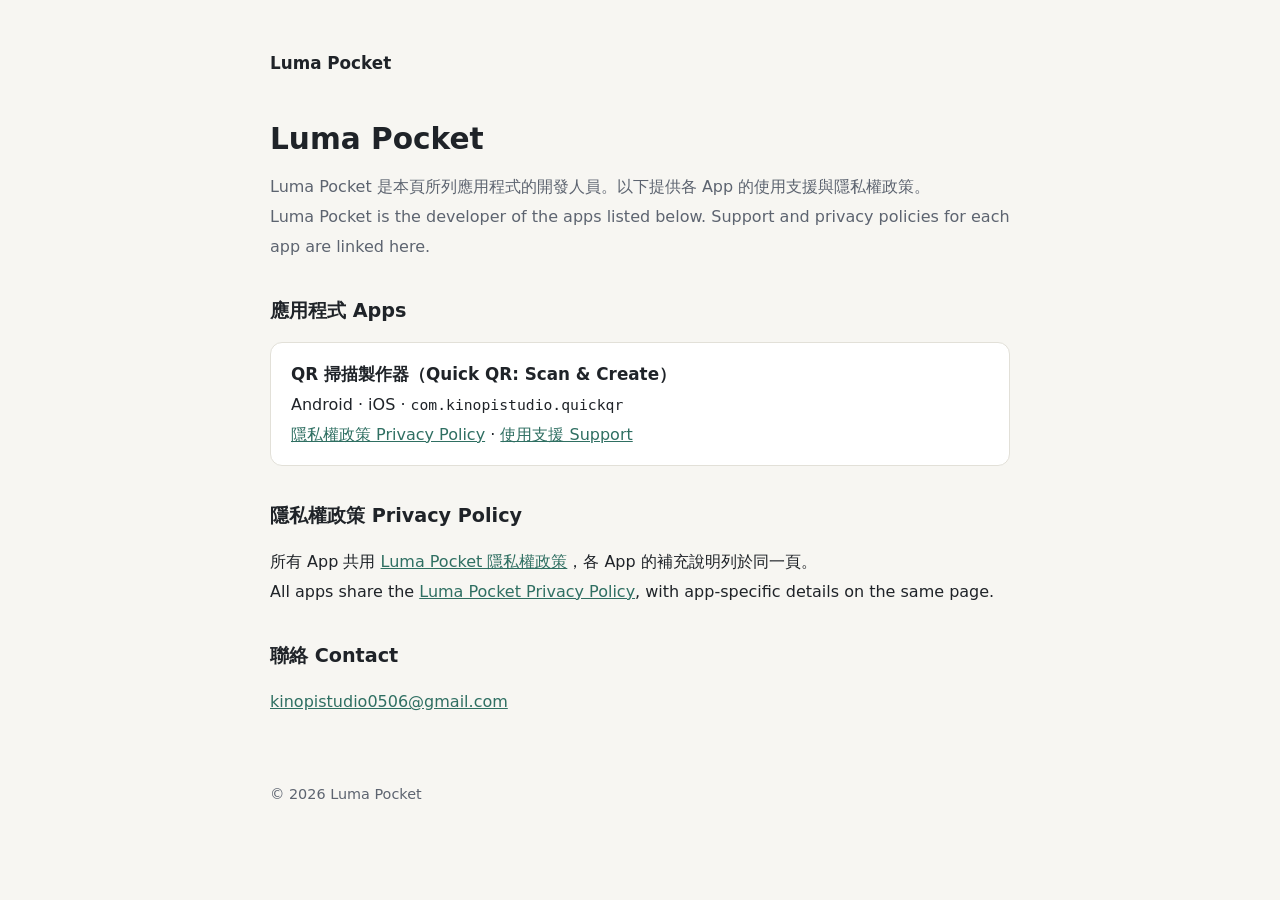
<file: index.html>
<!doctype html>
<html lang="zh-Hant">
<head>
<meta charset="utf-8">
<meta name="viewport" content="width=device-width, initial-scale=1">
<title>Luma Pocket</title>
<meta name="description" content="Luma Pocket 開發的應用程式、使用支援與隱私權政策。">
<link rel="stylesheet" href="style.css">
</head>
<body>
<main>
<header class="site"><a class="brand" href="./">Luma Pocket</a></header>

<h1>Luma Pocket</h1>
<p class="meta">Luma Pocket 是本頁所列應用程式的開發人員。以下提供各 App 的使用支援與隱私權政策。<br>Luma Pocket is the developer of the apps listed below. Support and privacy policies for each app are linked here.</p>

<h2>應用程式 Apps</h2>
<ul class="apps">
<li>
<strong>QR 掃描製作器（Quick QR: Scan &amp; Create）</strong><br>
Android · iOS · <code>com.kinopistudio.quickqr</code><br>
<a href="privacy.html#quick-qr">隱私權政策 Privacy Policy</a> · <a href="quick-qr/support.html">使用支援 Support</a>
</li>
</ul>

<h2>隱私權政策 Privacy Policy</h2>
<p>所有 App 共用 <a href="privacy.html">Luma Pocket 隱私權政策</a>，各 App 的補充說明列於同一頁。<br>All apps share the <a href="privacy.html#en">Luma Pocket Privacy Policy</a>, with app-specific details on the same page.</p>

<h2>聯絡 Contact</h2>
<p><a href="mailto:kinopistudio0506@gmail.com">kinopistudio0506@gmail.com</a></p>

<footer>© 2026 Luma Pocket</footer>
</main>
</body>
</html>
</file>
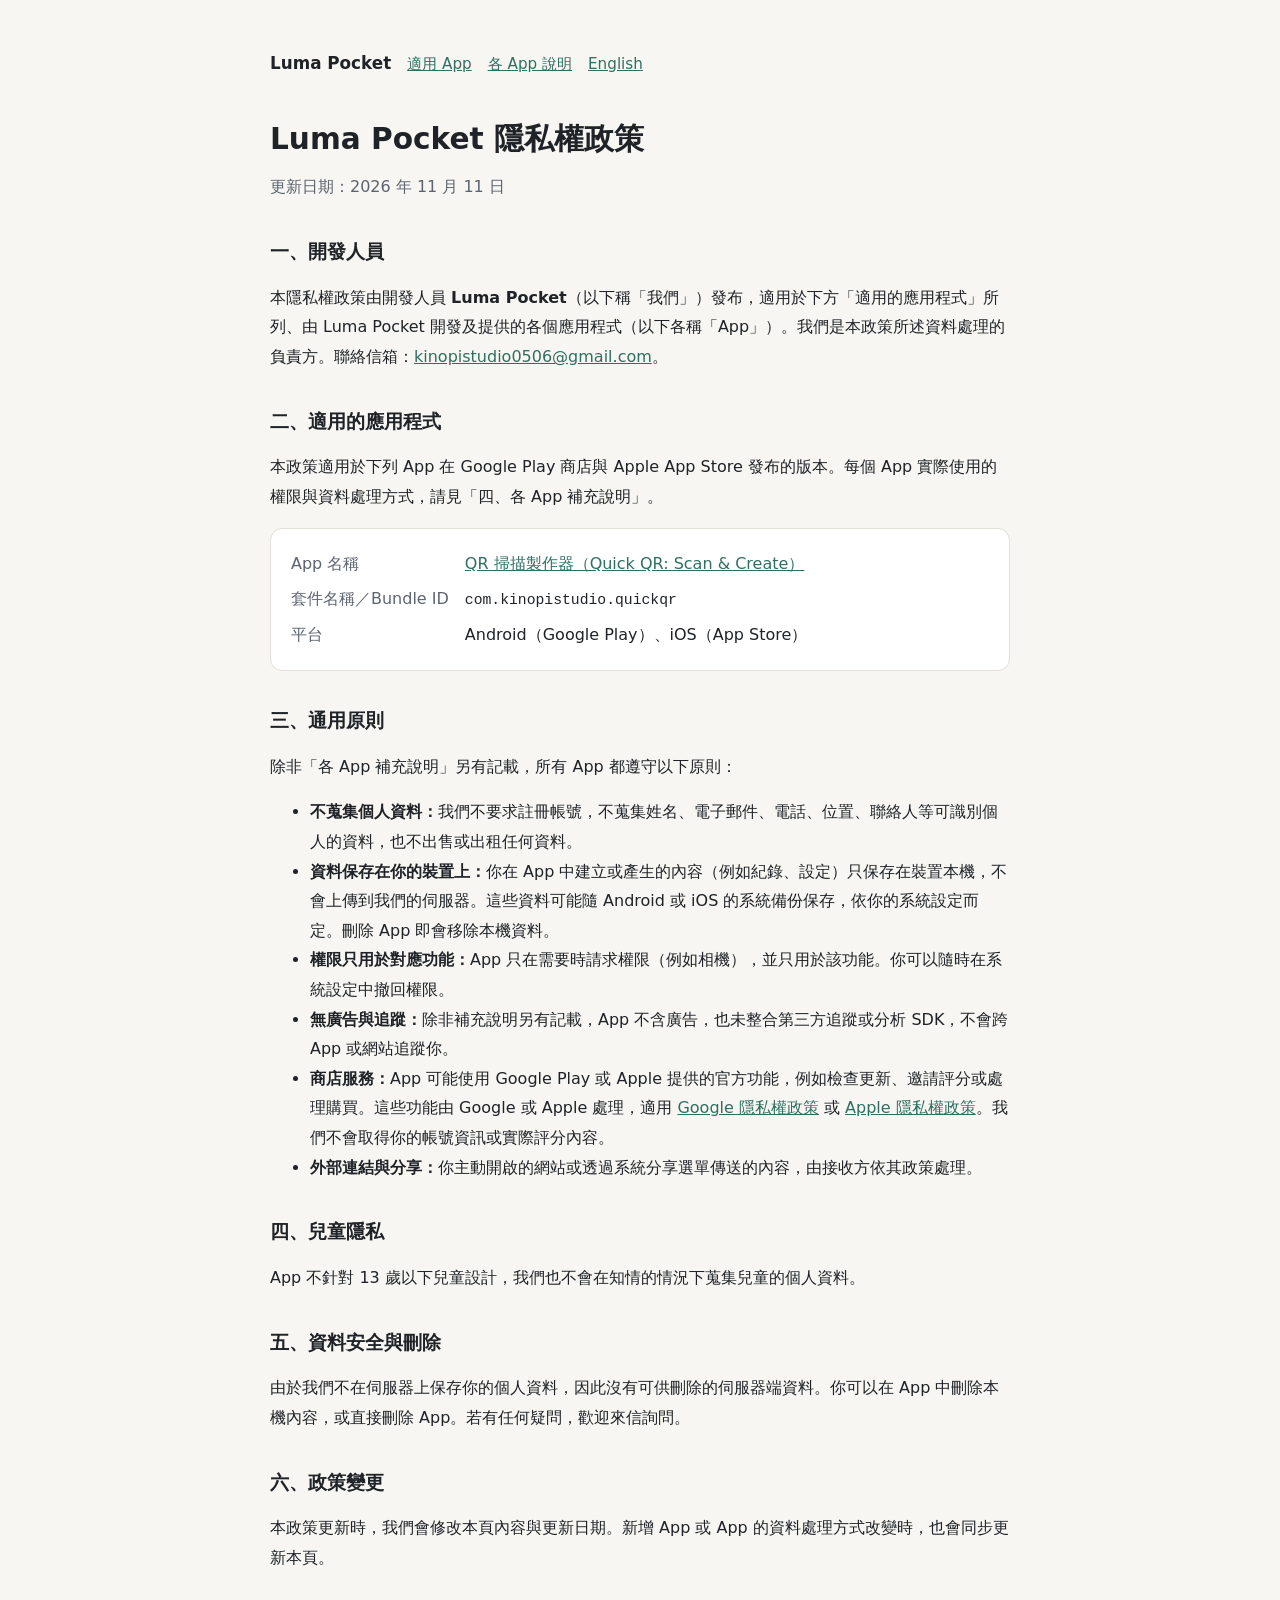
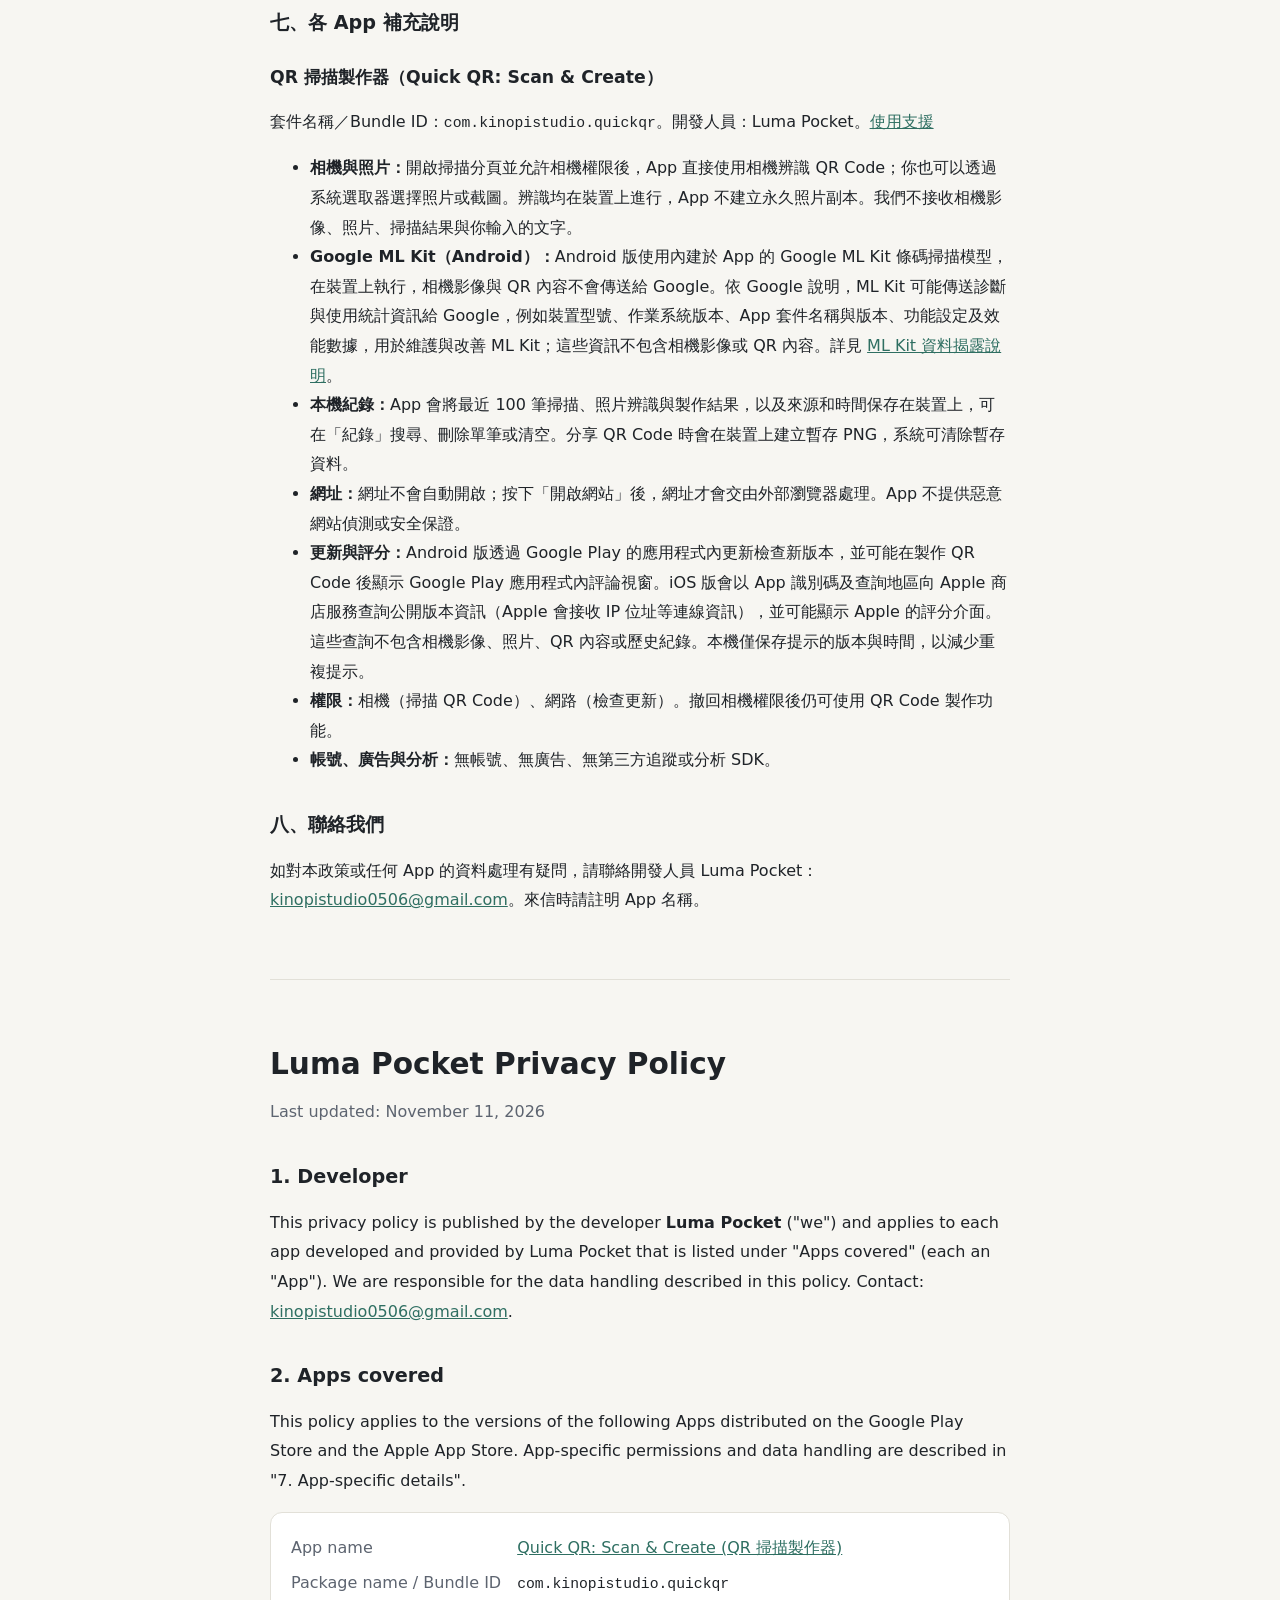
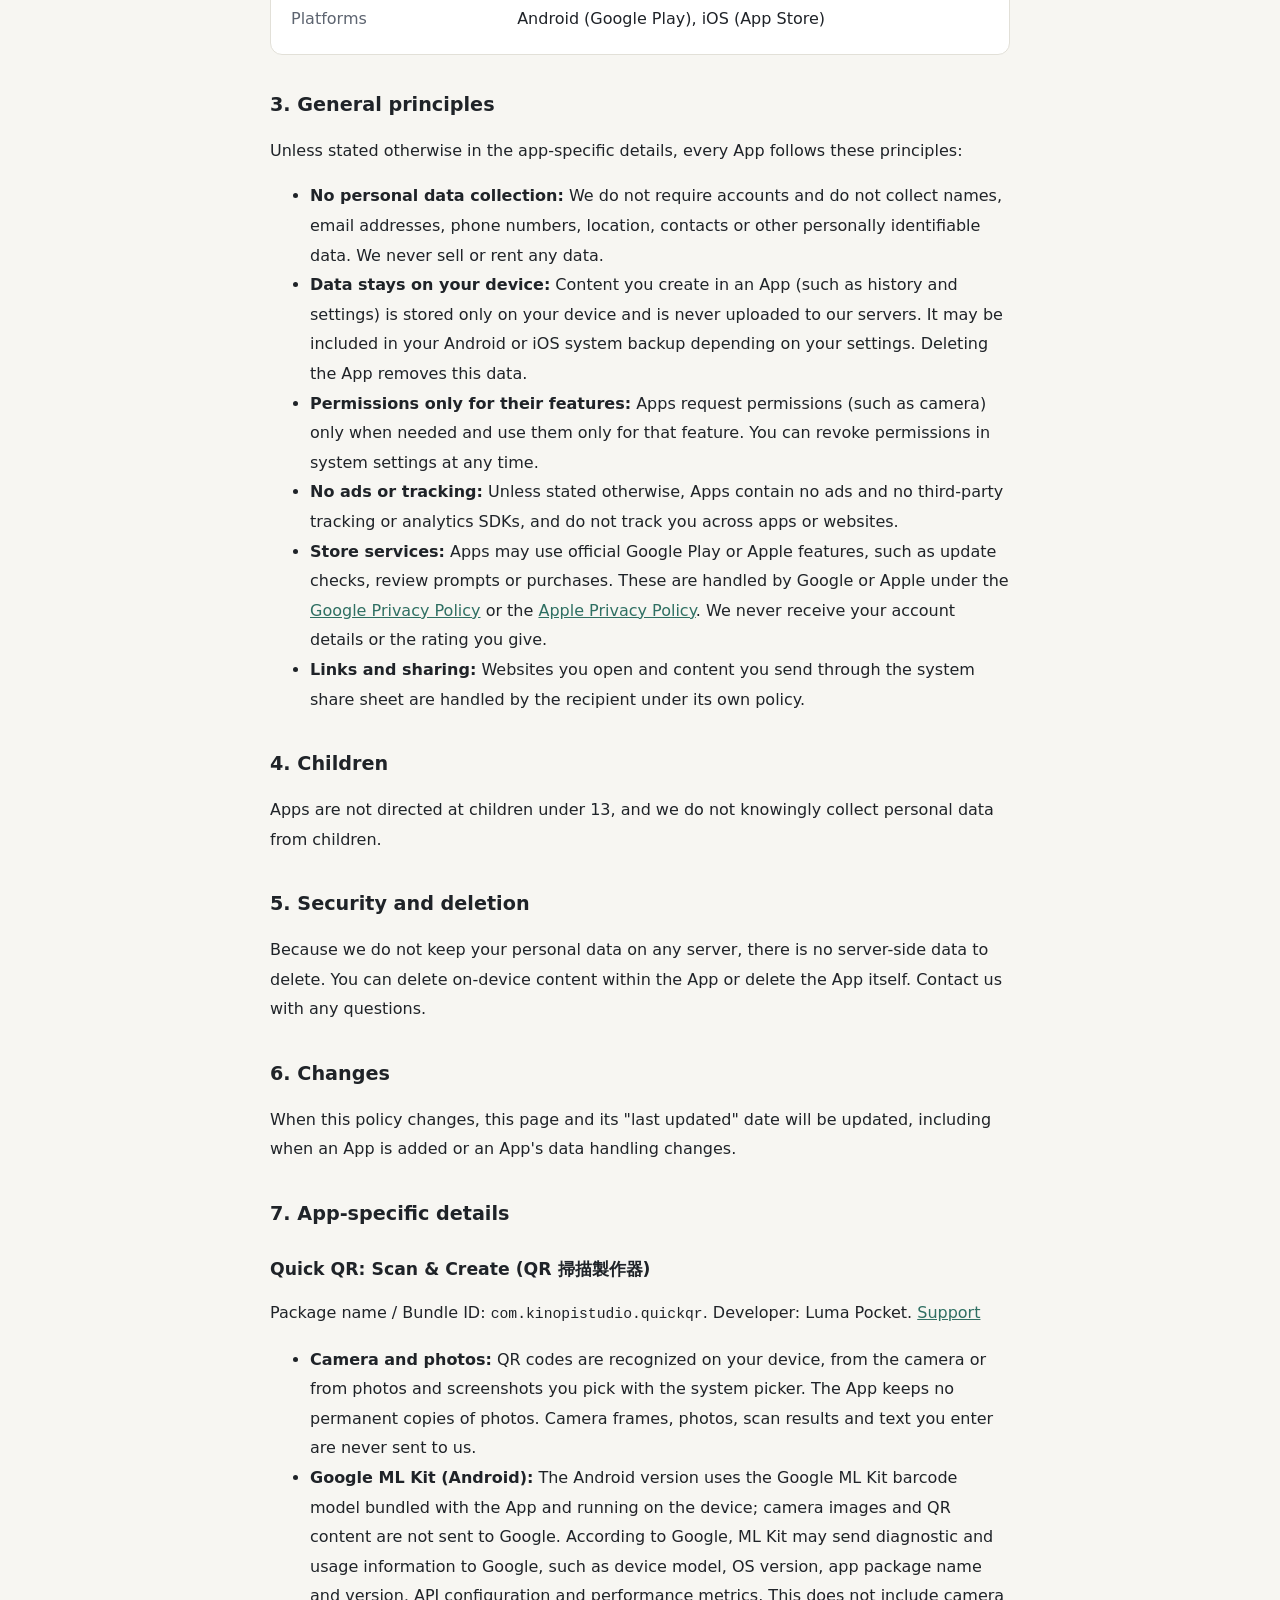
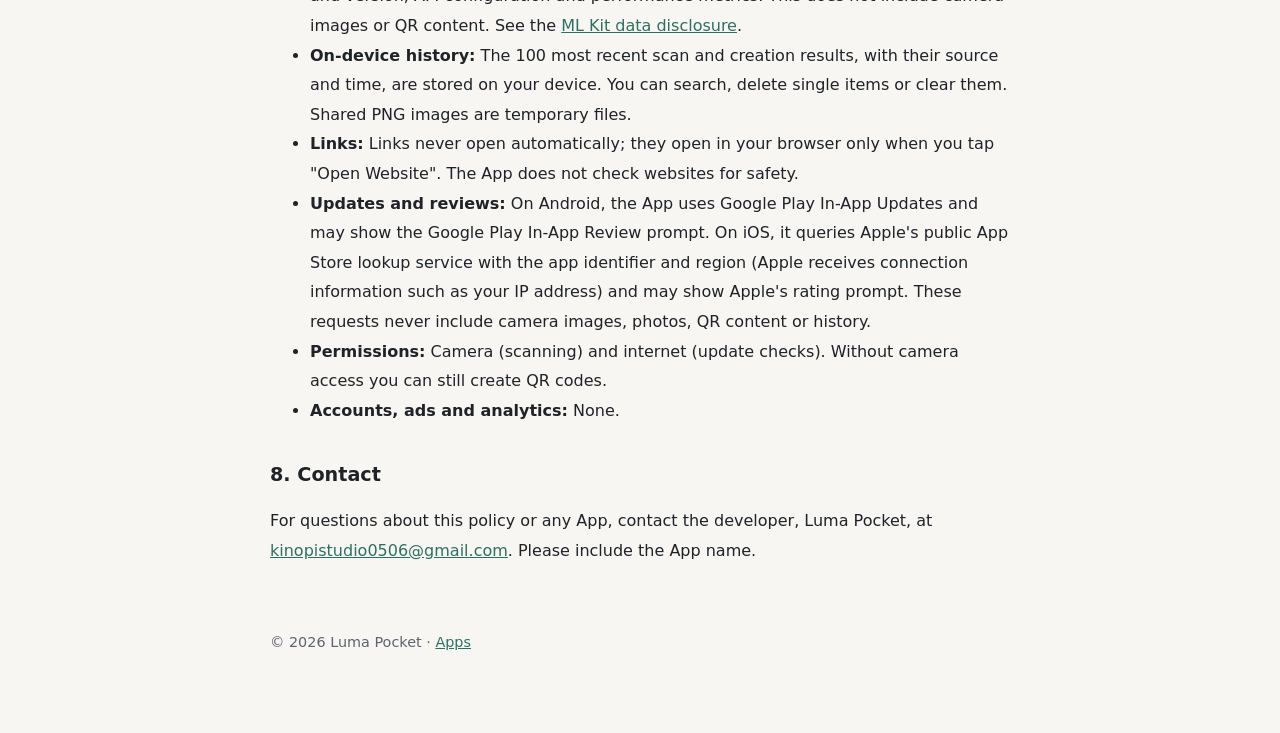
<file: privacy.html>
<!doctype html>
<html lang="zh-Hant">
<head>
<meta charset="utf-8">
<meta name="viewport" content="width=device-width, initial-scale=1">
<title>Luma Pocket 隱私權政策</title>
<meta name="description" content="Luma Pocket 所有應用程式共用的隱私權政策，包含各 App 名稱、套件名稱與個別資料處理說明。">
<link rel="stylesheet" href="style.css">
</head>
<body>
<main>
<header class="site">
<a class="brand" href="./">Luma Pocket</a>
<nav class="links"><a href="#apps">適用 App</a><a href="#app-details">各 App 說明</a><a href="#en">English</a></nav>
</header>

<h1>Luma Pocket 隱私權政策</h1>
<p class="meta">更新日期：2026 年 11 月 11 日</p>

<h2>一、開發人員</h2>
<p>本隱私權政策由開發人員 <strong>Luma Pocket</strong>（以下稱「我們」）發布，適用於下方「適用的應用程式」所列、由 Luma Pocket 開發及提供的各個應用程式（以下各稱「App」）。我們是本政策所述資料處理的負責方。聯絡信箱：<a href="mailto:kinopistudio0506@gmail.com">kinopistudio0506@gmail.com</a>。</p>

<h2 id="apps">二、適用的應用程式</h2>
<p>本政策適用於下列 App 在 Google Play 商店與 Apple App Store 發布的版本。每個 App 實際使用的權限與資料處理方式，請見「四、各 App 補充說明」。</p>
<div class="card"><dl>
<!-- 新增 App：複製下面三行，並在「四、各 App 補充說明」加入對應段落 -->
<dt>App 名稱</dt><dd><a href="#quick-qr">QR 掃描製作器（Quick QR: Scan &amp; Create）</a></dd>
<dt>套件名稱／Bundle ID</dt><dd><code>com.kinopistudio.quickqr</code></dd>
<dt>平台</dt><dd>Android（Google Play）、iOS（App Store）</dd>
</dl></div>

<h2>三、通用原則</h2>
<p>除非「各 App 補充說明」另有記載，所有 App 都遵守以下原則：</p>
<ul>
<li><strong>不蒐集個人資料：</strong>我們不要求註冊帳號，不蒐集姓名、電子郵件、電話、位置、聯絡人等可識別個人的資料，也不出售或出租任何資料。</li>
<li><strong>資料保存在你的裝置上：</strong>你在 App 中建立或產生的內容（例如紀錄、設定）只保存在裝置本機，不會上傳到我們的伺服器。這些資料可能隨 Android 或 iOS 的系統備份保存，依你的系統設定而定。刪除 App 即會移除本機資料。</li>
<li><strong>權限只用於對應功能：</strong>App 只在需要時請求權限（例如相機），並只用於該功能。你可以隨時在系統設定中撤回權限。</li>
<li><strong>無廣告與追蹤：</strong>除非補充說明另有記載，App 不含廣告，也未整合第三方追蹤或分析 SDK，不會跨 App 或網站追蹤你。</li>
<li><strong>商店服務：</strong>App 可能使用 Google Play 或 Apple 提供的官方功能，例如檢查更新、邀請評分或處理購買。這些功能由 Google 或 Apple 處理，適用 <a href="https://policies.google.com/privacy">Google 隱私權政策</a> 或 <a href="https://www.apple.com/legal/privacy/">Apple 隱私權政策</a>。我們不會取得你的帳號資訊或實際評分內容。</li>
<li><strong>外部連結與分享：</strong>你主動開啟的網站或透過系統分享選單傳送的內容，由接收方依其政策處理。</li>
</ul>

<h2>四、兒童隱私</h2>
<p>App 不針對 13 歲以下兒童設計，我們也不會在知情的情況下蒐集兒童的個人資料。</p>

<h2>五、資料安全與刪除</h2>
<p>由於我們不在伺服器上保存你的個人資料，因此沒有可供刪除的伺服器端資料。你可以在 App 中刪除本機內容，或直接刪除 App。若有任何疑問，歡迎來信詢問。</p>

<h2>六、政策變更</h2>
<p>本政策更新時，我們會修改本頁內容與更新日期。新增 App 或 App 的資料處理方式改變時，也會同步更新本頁。</p>

<h2 id="app-details">七、各 App 補充說明</h2>

<section id="quick-qr">
<h3>QR 掃描製作器（Quick QR: Scan &amp; Create）</h3>
<p>套件名稱／Bundle ID：<code>com.kinopistudio.quickqr</code>。開發人員：Luma Pocket。<a href="quick-qr/support.html">使用支援</a></p>
<ul>
<li><strong>相機與照片：</strong>開啟掃描分頁並允許相機權限後，App 直接使用相機辨識 QR Code；你也可以透過系統選取器選擇照片或截圖。辨識均在裝置上進行，App 不建立永久照片副本。我們不接收相機影像、照片、掃描結果與你輸入的文字。</li>
<li><strong>Google ML Kit（Android）：</strong>Android 版使用內建於 App 的 Google ML Kit 條碼掃描模型，在裝置上執行，相機影像與 QR 內容不會傳送給 Google。依 Google 說明，ML Kit 可能傳送診斷與使用統計資訊給 Google，例如裝置型號、作業系統版本、App 套件名稱與版本、功能設定及效能數據，用於維護與改善 ML Kit；這些資訊不包含相機影像或 QR 內容。詳見 <a href="https://developers.google.com/ml-kit/android-data-disclosure">ML Kit 資料揭露說明</a>。</li>
<li><strong>本機紀錄：</strong>App 會將最近 100 筆掃描、照片辨識與製作結果，以及來源和時間保存在裝置上，可在「紀錄」搜尋、刪除單筆或清空。分享 QR Code 時會在裝置上建立暫存 PNG，系統可清除暫存資料。</li>
<li><strong>網址：</strong>網址不會自動開啟；按下「開啟網站」後，網址才會交由外部瀏覽器處理。App 不提供惡意網站偵測或安全保證。</li>
<li><strong>更新與評分：</strong>Android 版透過 Google Play 的應用程式內更新檢查新版本，並可能在製作 QR Code 後顯示 Google Play 應用程式內評論視窗。iOS 版會以 App 識別碼及查詢地區向 Apple 商店服務查詢公開版本資訊（Apple 會接收 IP 位址等連線資訊），並可能顯示 Apple 的評分介面。這些查詢不包含相機影像、照片、QR 內容或歷史紀錄。本機僅保存提示的版本與時間，以減少重複提示。</li>
<li><strong>權限：</strong>相機（掃描 QR Code）、網路（檢查更新）。撤回相機權限後仍可使用 QR Code 製作功能。</li>
<li><strong>帳號、廣告與分析：</strong>無帳號、無廣告、無第三方追蹤或分析 SDK。</li>
</ul>
</section>

<!-- 新增 App 的補充說明範本：
<section id="app-slug">
<h3>App 中文名稱（App English Name）</h3>
<p>套件名稱／Bundle ID：<code>com.example.app</code>。開發人員：Luma Pocket。</p>
<ul>
<li><strong>權限：</strong>…</li>
<li><strong>本機資料：</strong>…</li>
<li><strong>第三方服務：</strong>…（例如 AdMob、Firebase、RevenueCat，需寫明傳送哪些資料）</li>
<li><strong>帳號、廣告與分析：</strong>…</li>
</ul>
</section>
-->

<h2>八、聯絡我們</h2>
<p>如對本政策或任何 App 的資料處理有疑問，請聯絡開發人員 Luma Pocket：<a href="mailto:kinopistudio0506@gmail.com">kinopistudio0506@gmail.com</a>。來信時請註明 App 名稱。</p>

<hr>

<section id="en" lang="en">
<h1>Luma Pocket Privacy Policy</h1>
<p class="meta">Last updated: November 11, 2026</p>

<h2>1. Developer</h2>
<p>This privacy policy is published by the developer <strong>Luma Pocket</strong> ("we") and applies to each app developed and provided by Luma Pocket that is listed under "Apps covered" (each an "App"). We are responsible for the data handling described in this policy. Contact: <a href="mailto:kinopistudio0506@gmail.com">kinopistudio0506@gmail.com</a>.</p>

<h2 id="en-apps">2. Apps covered</h2>
<p>This policy applies to the versions of the following Apps distributed on the Google Play Store and the Apple App Store. App-specific permissions and data handling are described in "7. App-specific details".</p>
<div class="card"><dl>
<dt>App name</dt><dd><a href="#en-quick-qr">Quick QR: Scan &amp; Create (QR 掃描製作器)</a></dd>
<dt>Package name / Bundle ID</dt><dd><code>com.kinopistudio.quickqr</code></dd>
<dt>Platforms</dt><dd>Android (Google Play), iOS (App Store)</dd>
</dl></div>

<h2>3. General principles</h2>
<p>Unless stated otherwise in the app-specific details, every App follows these principles:</p>
<ul>
<li><strong>No personal data collection:</strong> We do not require accounts and do not collect names, email addresses, phone numbers, location, contacts or other personally identifiable data. We never sell or rent any data.</li>
<li><strong>Data stays on your device:</strong> Content you create in an App (such as history and settings) is stored only on your device and is never uploaded to our servers. It may be included in your Android or iOS system backup depending on your settings. Deleting the App removes this data.</li>
<li><strong>Permissions only for their features:</strong> Apps request permissions (such as camera) only when needed and use them only for that feature. You can revoke permissions in system settings at any time.</li>
<li><strong>No ads or tracking:</strong> Unless stated otherwise, Apps contain no ads and no third-party tracking or analytics SDKs, and do not track you across apps or websites.</li>
<li><strong>Store services:</strong> Apps may use official Google Play or Apple features, such as update checks, review prompts or purchases. These are handled by Google or Apple under the <a href="https://policies.google.com/privacy">Google Privacy Policy</a> or the <a href="https://www.apple.com/legal/privacy/">Apple Privacy Policy</a>. We never receive your account details or the rating you give.</li>
<li><strong>Links and sharing:</strong> Websites you open and content you send through the system share sheet are handled by the recipient under its own policy.</li>
</ul>

<h2>4. Children</h2>
<p>Apps are not directed at children under 13, and we do not knowingly collect personal data from children.</p>

<h2>5. Security and deletion</h2>
<p>Because we do not keep your personal data on any server, there is no server-side data to delete. You can delete on-device content within the App or delete the App itself. Contact us with any questions.</p>

<h2>6. Changes</h2>
<p>When this policy changes, this page and its "last updated" date will be updated, including when an App is added or an App's data handling changes.</p>

<h2>7. App-specific details</h2>
<section id="en-quick-qr">
<h3>Quick QR: Scan &amp; Create (QR 掃描製作器)</h3>
<p>Package name / Bundle ID: <code>com.kinopistudio.quickqr</code>. Developer: Luma Pocket. <a href="quick-qr/support.html#en">Support</a></p>
<ul>
<li><strong>Camera and photos:</strong> QR codes are recognized on your device, from the camera or from photos and screenshots you pick with the system picker. The App keeps no permanent copies of photos. Camera frames, photos, scan results and text you enter are never sent to us.</li>
<li><strong>Google ML Kit (Android):</strong> The Android version uses the Google ML Kit barcode model bundled with the App and running on the device; camera images and QR content are not sent to Google. According to Google, ML Kit may send diagnostic and usage information to Google, such as device model, OS version, app package name and version, API configuration and performance metrics. This does not include camera images or QR content. See the <a href="https://developers.google.com/ml-kit/android-data-disclosure">ML Kit data disclosure</a>.</li>
<li><strong>On-device history:</strong> The 100 most recent scan and creation results, with their source and time, are stored on your device. You can search, delete single items or clear them. Shared PNG images are temporary files.</li>
<li><strong>Links:</strong> Links never open automatically; they open in your browser only when you tap "Open Website". The App does not check websites for safety.</li>
<li><strong>Updates and reviews:</strong> On Android, the App uses Google Play In-App Updates and may show the Google Play In-App Review prompt. On iOS, it queries Apple's public App Store lookup service with the app identifier and region (Apple receives connection information such as your IP address) and may show Apple's rating prompt. These requests never include camera images, photos, QR content or history.</li>
<li><strong>Permissions:</strong> Camera (scanning) and internet (update checks). Without camera access you can still create QR codes.</li>
<li><strong>Accounts, ads and analytics:</strong> None.</li>
</ul>
</section>

<h2>8. Contact</h2>
<p>For questions about this policy or any App, contact the developer, Luma Pocket, at <a href="mailto:kinopistudio0506@gmail.com">kinopistudio0506@gmail.com</a>. Please include the App name.</p>
</section>

<footer>© 2026 Luma Pocket · <a href="./">Apps</a></footer>
</main>
</body>
</html>
</file>
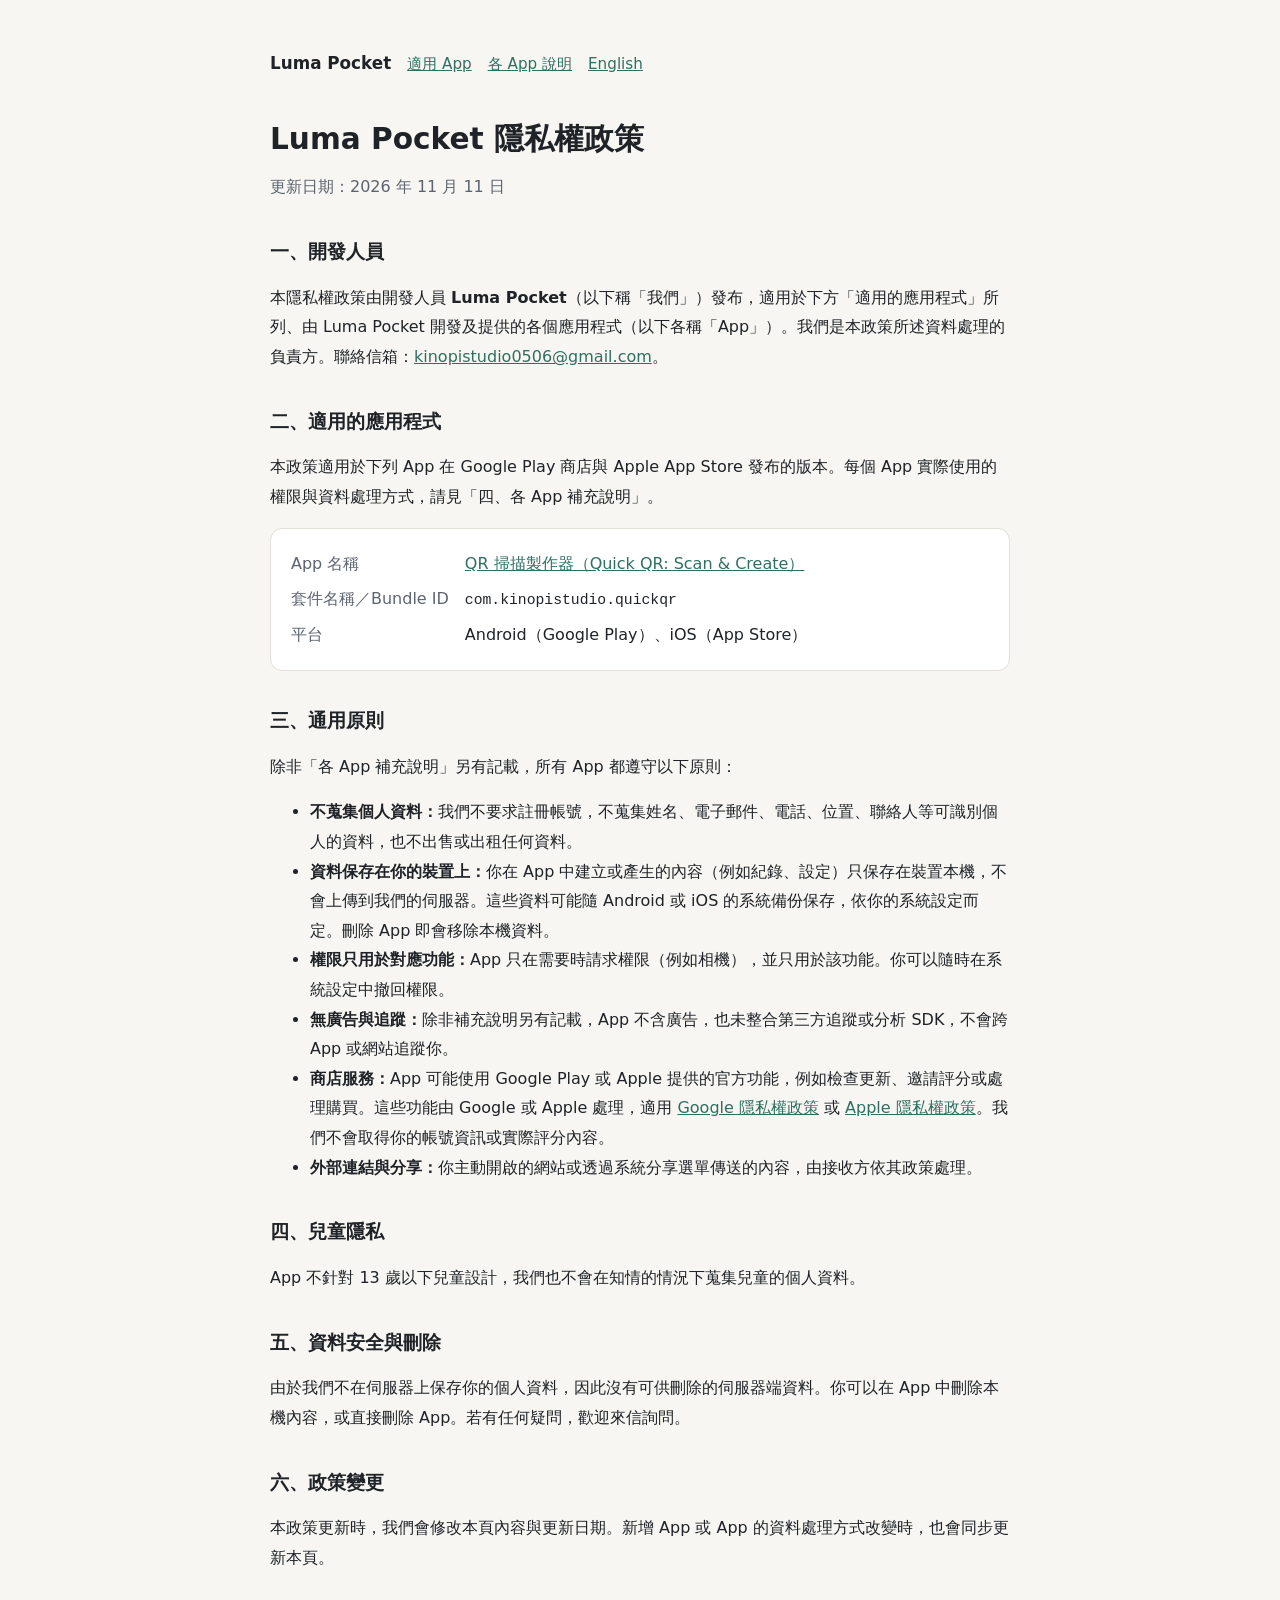
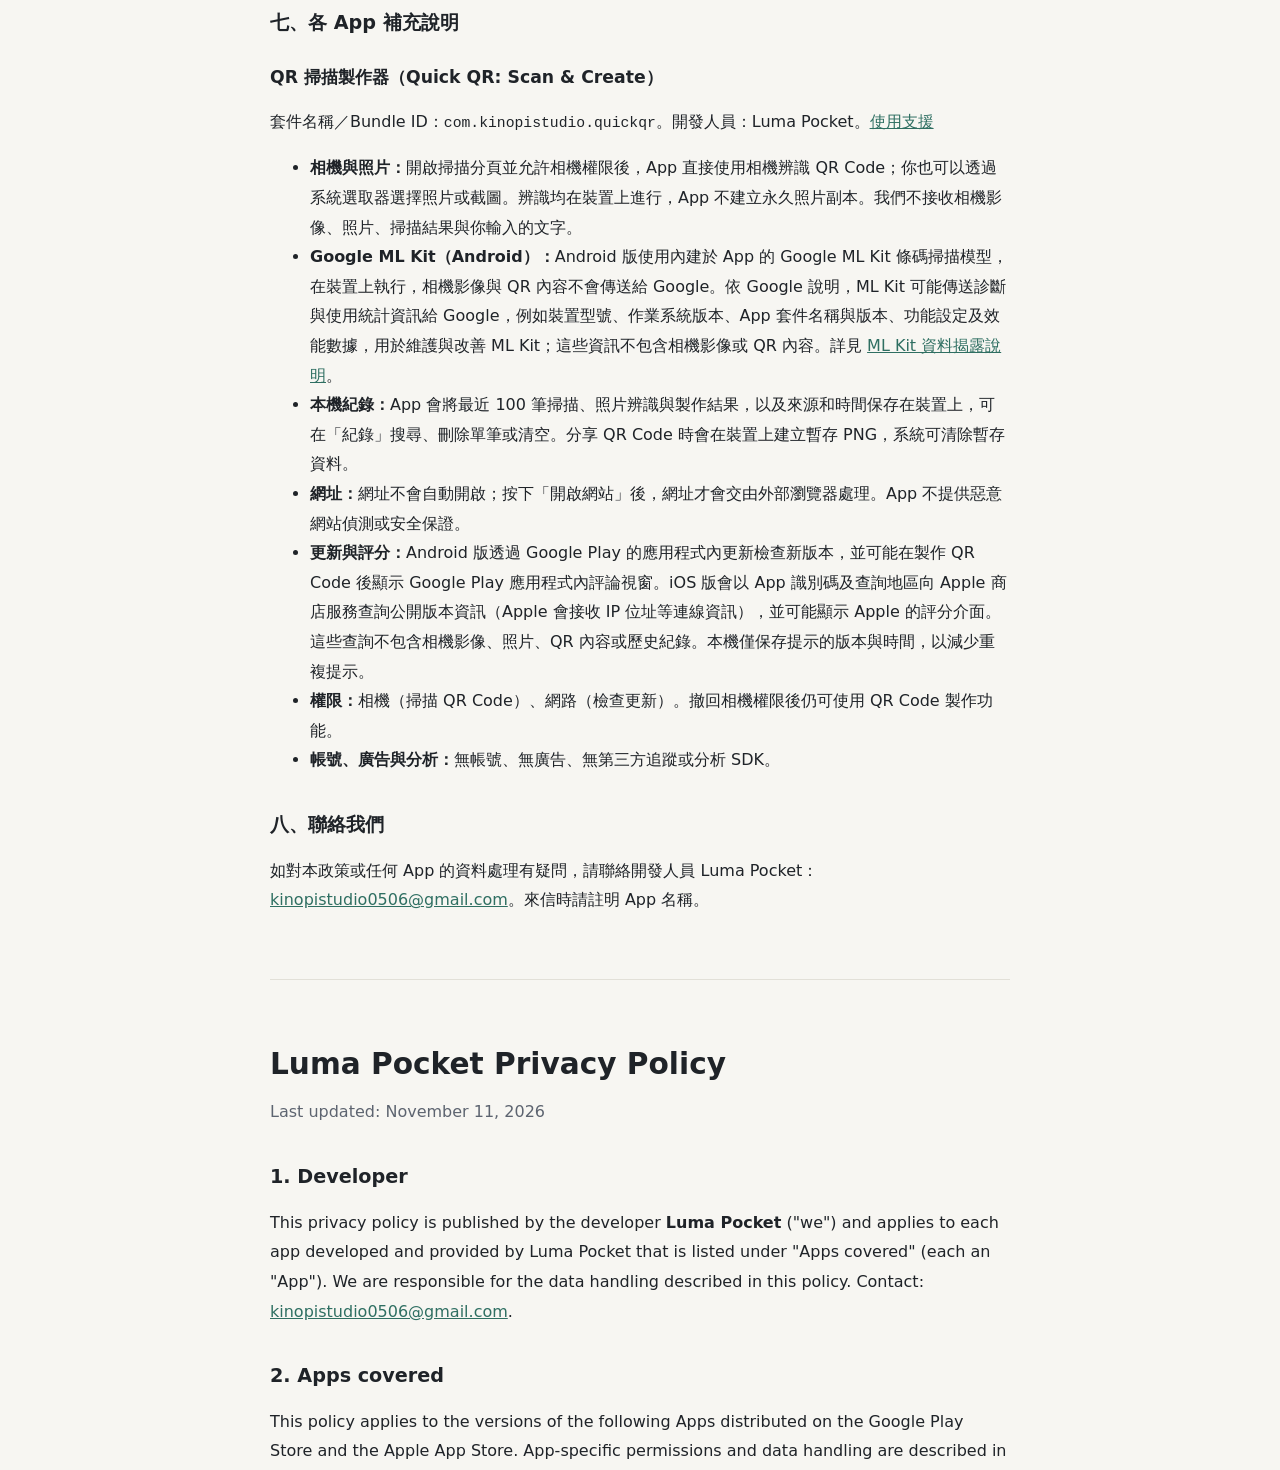
<file: quick-qr/privacy.html>
<!doctype html>
<html lang="zh-Hant">
<head>
<meta charset="utf-8">
<title>Quick QR 隱私權政策｜Luma Pocket</title>
<link rel="canonical" href="../privacy.html#quick-qr">
<meta http-equiv="refresh" content="0; url=../privacy.html#quick-qr">
</head>
<body>
<p>QR 掃描製作器（Quick QR: Scan &amp; Create）適用 <a href="../privacy.html#quick-qr">Luma Pocket 隱私權政策</a>。</p>
</body>
</html>
</file>
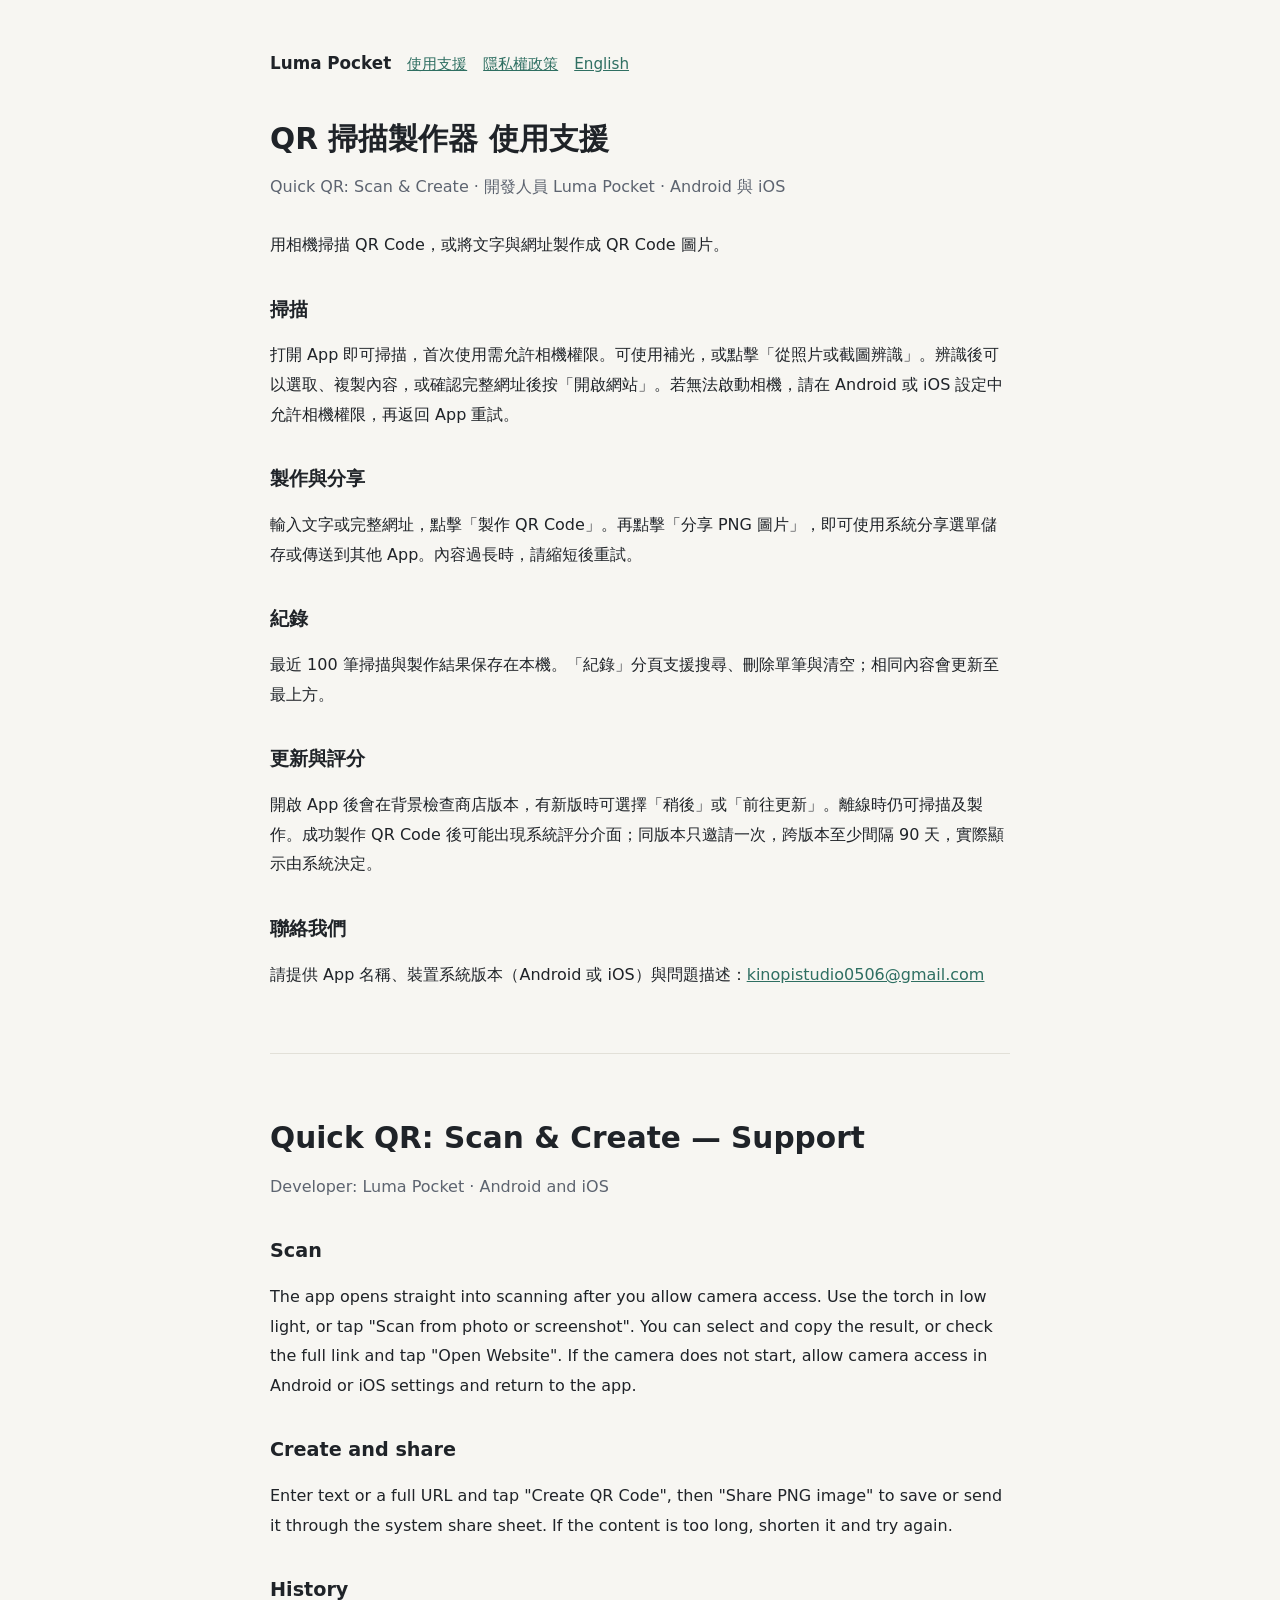
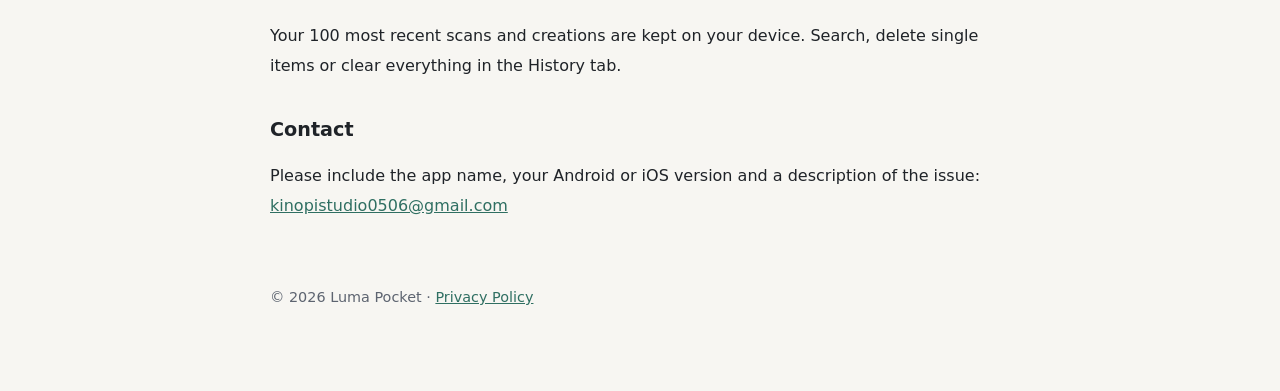
<file: quick-qr/support.html>
<!doctype html>
<html lang="zh-Hant">
<head>
<meta charset="utf-8">
<meta name="viewport" content="width=device-width, initial-scale=1">
<title>Quick QR 使用支援｜Luma Pocket</title>
<meta name="description" content="QR 掃描製作器（Quick QR: Scan & Create）的使用支援，開發人員 Luma Pocket。">
<link rel="stylesheet" href="../style.css">
</head>
<body>
<main>
<header class="site">
<a class="brand" href="../">Luma Pocket</a>
<nav class="links"><a href="support.html">使用支援</a><a href="../privacy.html#quick-qr">隱私權政策</a><a href="#en">English</a></nav>
</header>

<h1>QR 掃描製作器 使用支援</h1>
<p class="meta">Quick QR: Scan &amp; Create · 開發人員 Luma Pocket · Android 與 iOS</p>

<p>用相機掃描 QR Code，或將文字與網址製作成 QR Code 圖片。</p>
<h2>掃描</h2>
<p>打開 App 即可掃描，首次使用需允許相機權限。可使用補光，或點擊「從照片或截圖辨識」。辨識後可以選取、複製內容，或確認完整網址後按「開啟網站」。若無法啟動相機，請在 Android 或 iOS 設定中允許相機權限，再返回 App 重試。</p>
<h2>製作與分享</h2>
<p>輸入文字或完整網址，點擊「製作 QR Code」。再點擊「分享 PNG 圖片」，即可使用系統分享選單儲存或傳送到其他 App。內容過長時，請縮短後重試。</p>
<h2>紀錄</h2>
<p>最近 100 筆掃描與製作結果保存在本機。「紀錄」分頁支援搜尋、刪除單筆與清空；相同內容會更新至最上方。</p>
<h2>更新與評分</h2>
<p>開啟 App 後會在背景檢查商店版本，有新版時可選擇「稍後」或「前往更新」。離線時仍可掃描及製作。成功製作 QR Code 後可能出現系統評分介面；同版本只邀請一次，跨版本至少間隔 90 天，實際顯示由系統決定。</p>
<h2>聯絡我們</h2>
<p>請提供 App 名稱、裝置系統版本（Android 或 iOS）與問題描述：<a href="mailto:kinopistudio0506@gmail.com">kinopistudio0506@gmail.com</a></p>

<hr>

<section id="en" lang="en">
<h1>Quick QR: Scan &amp; Create — Support</h1>
<p class="meta">Developer: Luma Pocket · Android and iOS</p>
<h2>Scan</h2>
<p>The app opens straight into scanning after you allow camera access. Use the torch in low light, or tap "Scan from photo or screenshot". You can select and copy the result, or check the full link and tap "Open Website". If the camera does not start, allow camera access in Android or iOS settings and return to the app.</p>
<h2>Create and share</h2>
<p>Enter text or a full URL and tap "Create QR Code", then "Share PNG image" to save or send it through the system share sheet. If the content is too long, shorten it and try again.</p>
<h2>History</h2>
<p>Your 100 most recent scans and creations are kept on your device. Search, delete single items or clear everything in the History tab.</p>
<h2>Contact</h2>
<p>Please include the app name, your Android or iOS version and a description of the issue: <a href="mailto:kinopistudio0506@gmail.com">kinopistudio0506@gmail.com</a></p>
</section>

<footer>© 2026 Luma Pocket · <a href="../privacy.html#en-quick-qr">Privacy Policy</a></footer>
</main>
</body>
</html>
</file>
<file: style.css>
:root {
  color-scheme: light dark;
  --bg: #f7f6f2;
  --surface: #ffffff;
  --text: #1f2328;
  --muted: #5d6470;
  --border: #e2e0d8;
  --accent: #2f6f62;
}
@media (prefers-color-scheme: dark) {
  :root {
    --bg: #15171a;
    --surface: #1e2125;
    --text: #eceef0;
    --muted: #a6adb7;
    --border: #33373d;
    --accent: #7cc7b5;
  }
}
* { box-sizing: border-box; }
html { scroll-behavior: smooth; }
body {
  margin: 0;
  background: var(--bg);
  color: var(--text);
  font-family: system-ui, -apple-system, "Noto Sans TC", "PingFang TC", sans-serif;
  line-height: 1.85;
}
main { max-width: 780px; margin: 0 auto; padding: 48px 20px 80px; }
header.site { display: flex; flex-wrap: wrap; gap: 8px 16px; align-items: baseline; margin-bottom: 40px; font-size: .95rem; color: var(--muted); }
header.site a.brand { font-weight: 700; color: var(--text); text-decoration: none; font-size: 1.05rem; }
nav.links { display: flex; flex-wrap: wrap; gap: 4px 16px; }
h1 { font-size: 1.85rem; line-height: 1.4; margin: 0 0 12px; }
h2 { font-size: 1.2rem; line-height: 1.5; margin: 36px 0 10px; }
h3 { font-size: 1.08rem; line-height: 1.5; margin: 28px 0 8px; }
section[id] { scroll-margin-top: 16px; }
p, li { overflow-wrap: anywhere; }
a { color: var(--accent); }
.meta { color: var(--muted); margin: 0 0 28px; }
.card { background: var(--surface); border: 1px solid var(--border); border-radius: 12px; padding: 4px 20px; }
.card dl { display: grid; grid-template-columns: max-content 1fr; gap: 6px 16px; margin: 16px 0; }
.card dt { color: var(--muted); }
.card dd { margin: 0; overflow-wrap: anywhere; }
@media (max-width: 520px) { .card dl { grid-template-columns: 1fr; gap: 0; } .card dd { margin-bottom: 10px; } }
code { font-family: ui-monospace, SFMono-Regular, Menlo, monospace; font-size: .92em; }
hr { border: 0; border-top: 1px solid var(--border); margin: 64px 0; }
ul.apps { list-style: none; padding: 0; }
ul.apps li { background: var(--surface); border: 1px solid var(--border); border-radius: 12px; padding: 16px 20px; margin-bottom: 12px; }
ul.apps strong { font-size: 1.05rem; }
footer { margin-top: 64px; color: var(--muted); font-size: .9rem; }
</file>
